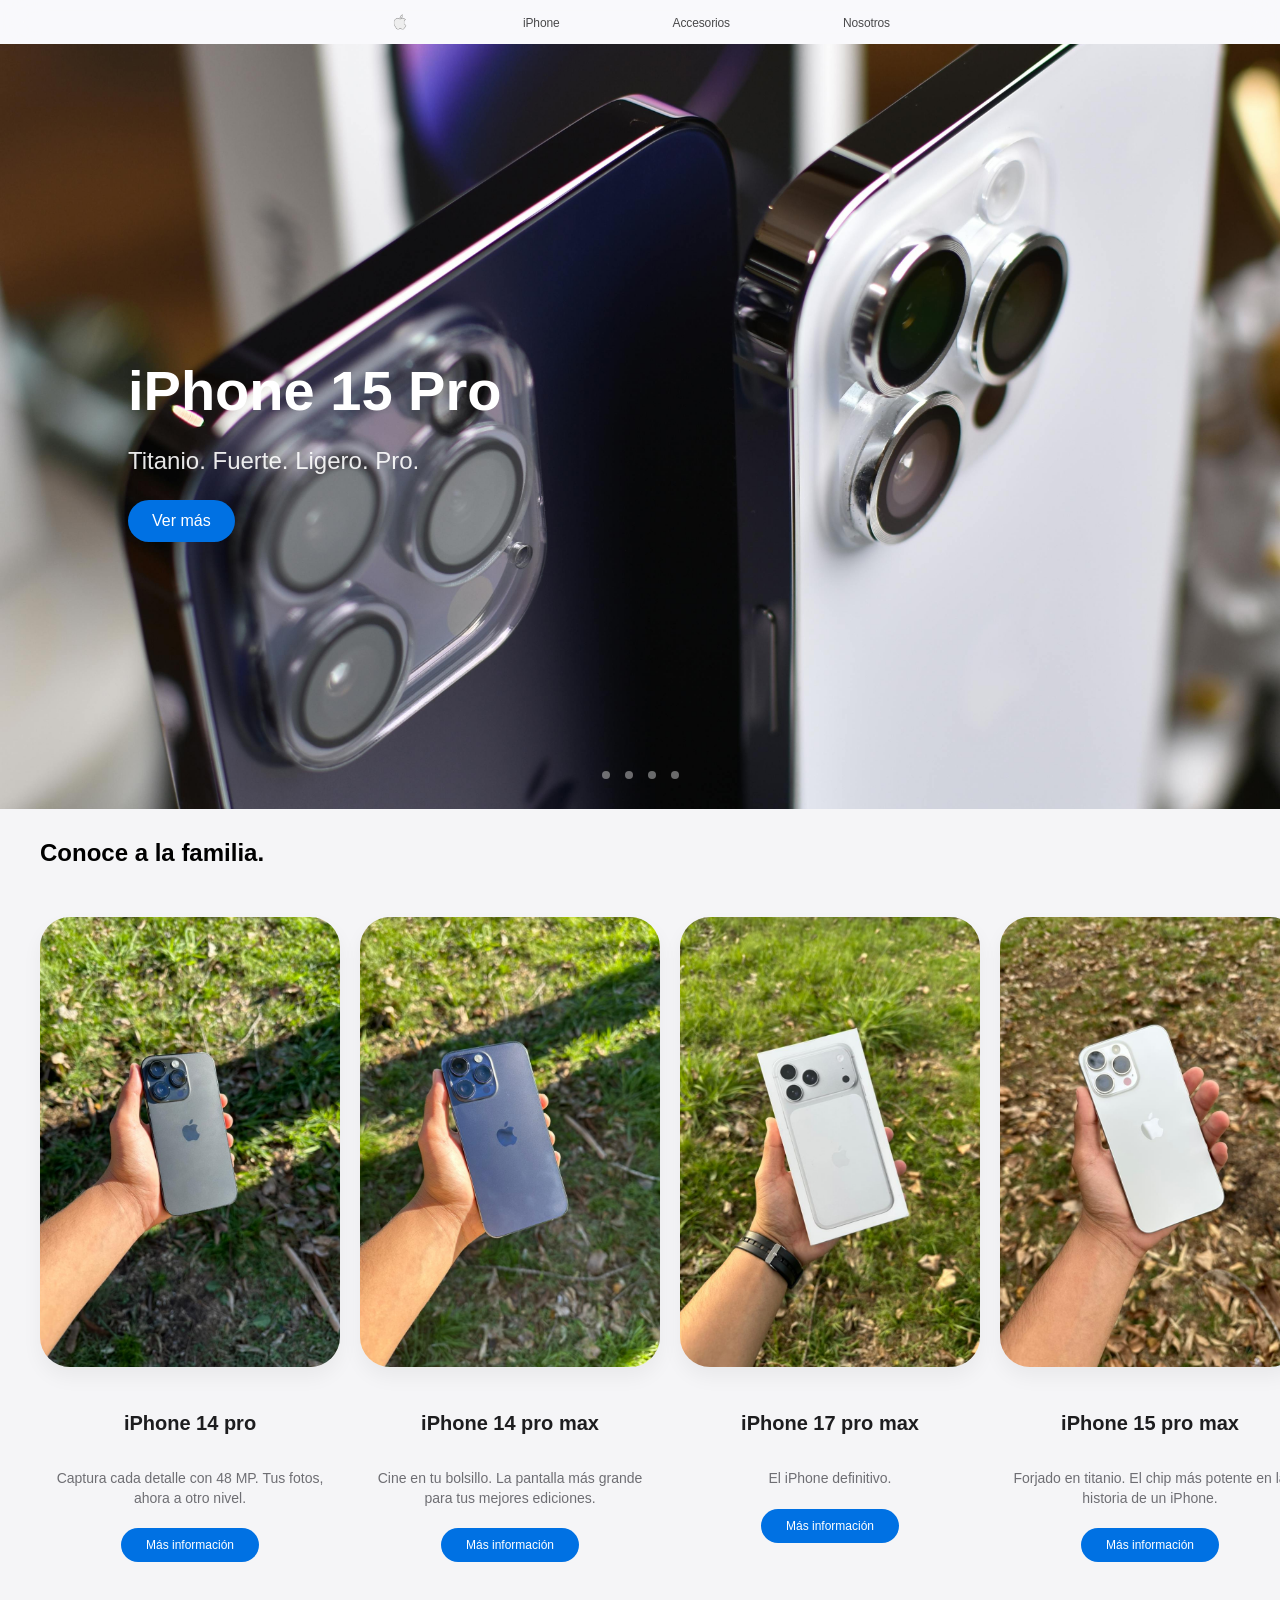
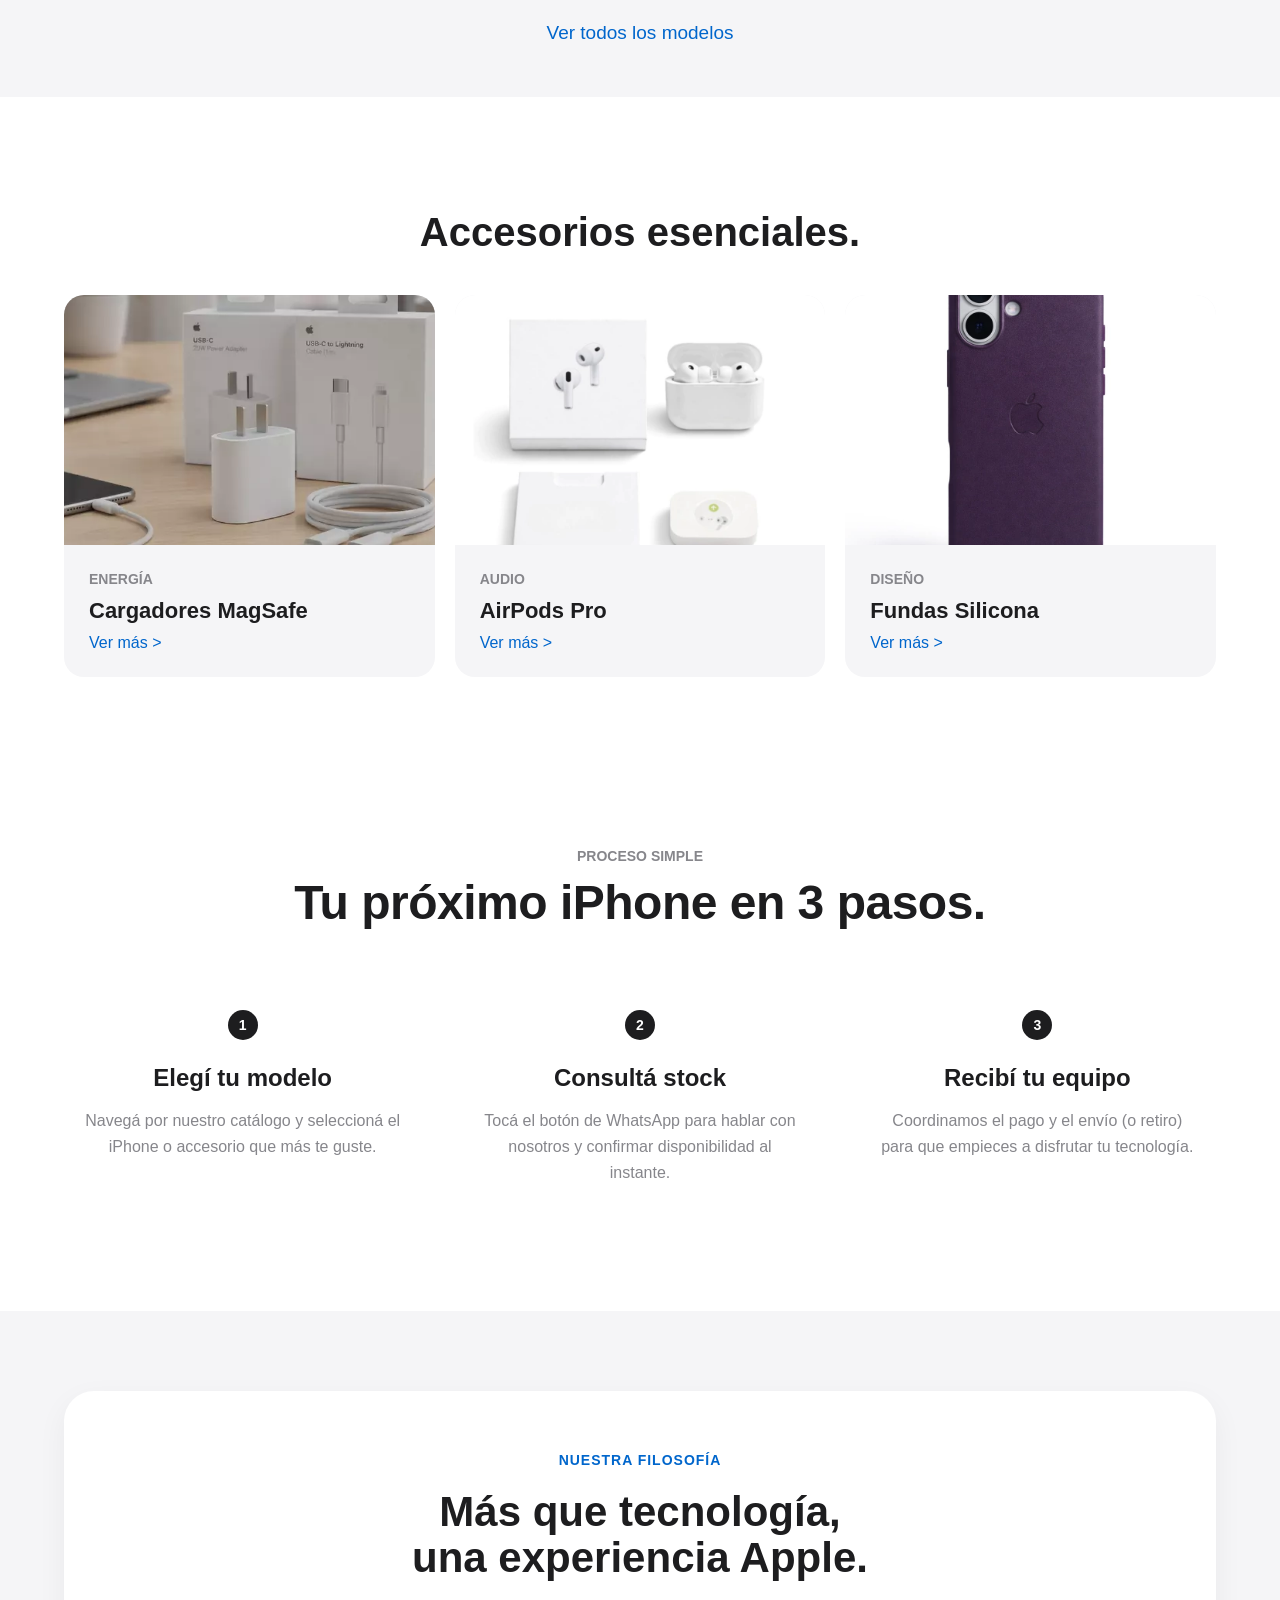
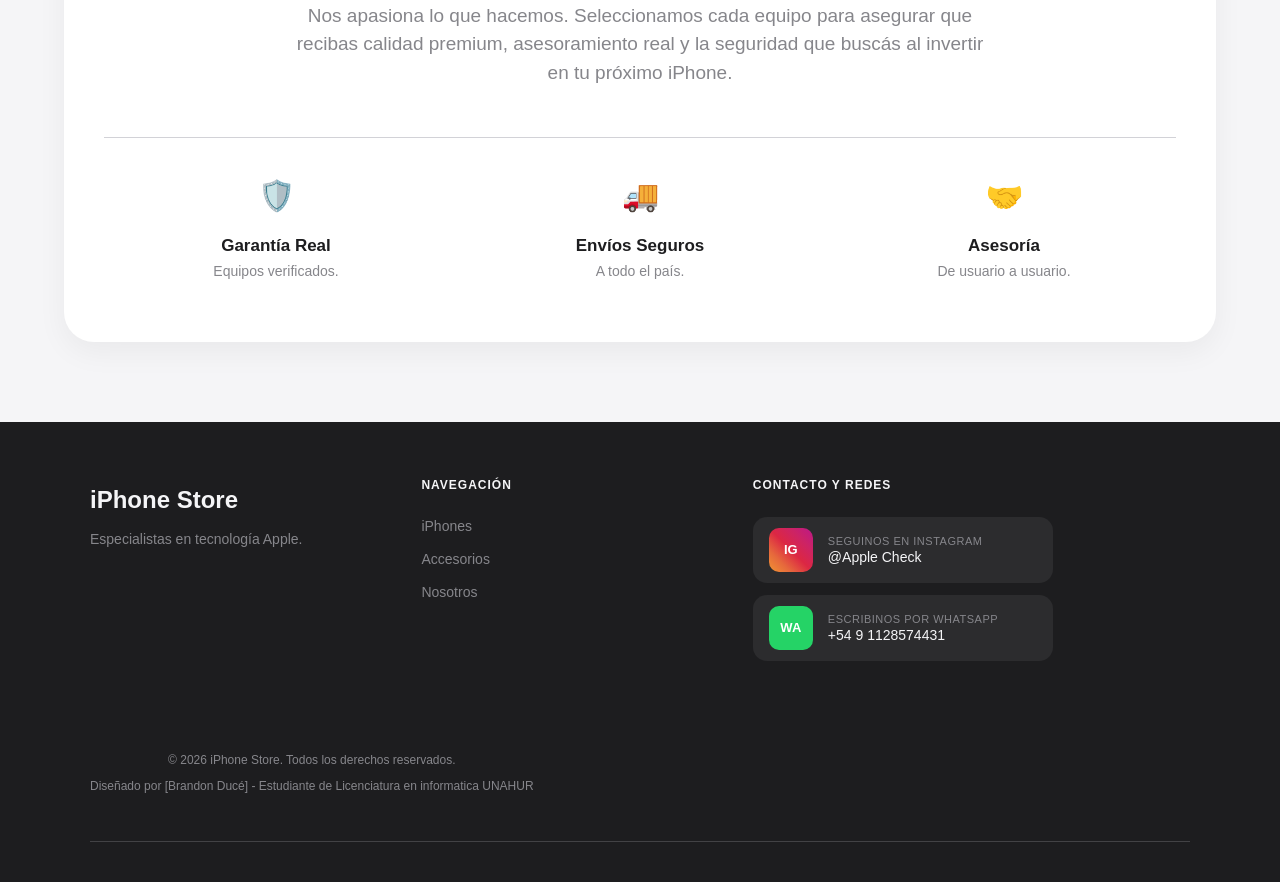
<file: index.html>
<!DOCTYPE html>
<html lang="es">

<head>
    <meta charset="UTF-8">
    <meta name="viewport" content="width=device-width, initial-scale=1.0">
    <title>Applecheck</title>
    <link rel="icon" href="img/iphone-12.png">
    <link rel="stylesheet" href="css/styles.css">
</head>

<body>
    <header>
        <nav class="navbar">
            <ul class="nav-list">
                <li><a href="index.html" class="nav-logo"><img src="img/manzanaBlanca.png" alt="Logo"></a></li>
                <li class="dropdown">
                    <a href="#" class="dropbtn">iPhone</a>
                    <ul class="dropdown-content">
                        <li><a href="catalogo.html">Equipos Nuevos</a></li>
                        <li><a href="catalogo.html#equiposReacondicionados">Reacondicionados</a></li>
                        <li><a href="catalogo.html#ofertas">Ofertas</a></li>
                    </ul>
                </li>
                <li class="dropdown">
                    <a href="#" class="dropbtn">Accesorios</a>
                    <ul class="dropdown-content">
                        <li><a href="accesorios.html#cargadoresId">Cargadores</a></li>
                        <li><a href="accesorios.html#airpodsId">Auriculares</a></li>
                        <li><a href="accesorios.html#fundasId">Fundas</a></li>
                    </ul>
                </li>
                <li><a href="#nosotros-section">Nosotros</a></li>
            </ul>
        </nav>
    </header>
    <main>
        <section class="hero-carousel">
            <div class="carousel-container">
                <div class="slide" id="slide-1">
                    <img src="img/iphoneCarrusel1.jpg" alt="iPhone 15 Pro">
                    <div class="slide-content">
                        <h1>iPhone 15 Pro</h1>
                        <p>Titanio. Fuerte. Ligero. Pro.</p>
                        <a href="catalogo.html#catalogoCelulares" class="btn-primary">Ver más</a>
                    </div>
                </div>

                <div class="slide" id="slide-2">
                    <img src="img/iphoneCarrusel2.jpeg" alt="Promoción">
                    <div class="slide-content">
                        <h1>Pagá en cuotas</h1>
                        <p>Llevatelo hoy y pagalo en 12 meses.</p>
                        <a href="https://wa.me/5491128574431" class="btn-primary">Consultar Cuotas</a>
                    </div>
                </div>

                <div class="slide" id="slide-3">
                    <img src="img/iphoneCarrusel3.jpeg" alt="Stock Real">
                    <div class="slide-content">
                        <h1>Stock físico real</h1>
                        <p>Equipos seleccionados con garantía escrita.</p>
                        <a href="catalogo.html#catalogoCelulares" class="btn-primary">Consultar stock</a>
                    </div>
                </div>

                <div class="slide" id="slide-4">
                    <img src="img/iphoneCarrusel4.jpg" alt="Accesorios">
                    <div class="slide-content">
                        <h1>Completá tu equipo</h1>
                        <p>Fundas, cargadores y accesorios originales.</p>
                        <a href="#accesorios-section" class="btn-primary">Ir a tienda</a>
                    </div>
                </div>
            </div>
            <div class="carousel-dots">
                <a href="#slide-1"></a>
                <a href="#slide-2"></a>
                <a href="#slide-3"></a>
                <a href="#slide-4"></a>
            </div>
        </section>

        <section class="family-section">
            <div class="family-header">
                <h1>Conoce a la familia.</h1>
            </div>

            <div class="family-grid">
                <div class="family-card">
                    <div class="product-image-container">
                        <img src="img/iphone14pro2.jpeg" alt="iPhone 14">
                    </div>
                    <h3>iPhone 14 pro</h3>
                    <p class="product-description">Captura cada detalle con 48 MP. Tus fotos, ahora a otro nivel.</p>
                    <div class="product-actions">
                        <a href="producto.html?id=iphone-14-pro" class="btn-more">Más información</a>
                    </div>
                </div>

                <div class="family-card">
                    <div class="product-image-container">
                        <img src="img/iphone14proMax2.jpeg" alt="iPhone 14proMax">
                    </div>
                    <h3>iPhone 14 pro max</h3>
                    <p class="product-description">Cine en tu bolsillo. La pantalla más grande para tus mejores ediciones.</p>
                    <div class="product-actions">
                        <a href="producto.html?id=iphone-14-pro-max" class="btn-more">Más información</a>
                    </div>
                </div>

                <div class="family-card">
                    <div class="product-image-container">
                        <img src="img/iphone17proMax.jpeg" alt="iPhone 14">
                    </div>
                    <h3>iPhone 17 pro max</h3>
                    <p class="product-description">El iPhone definitivo.</p>
                    <div class="product-actions">
                        <a href="producto.html?id=iphone-17-pro-max" class="btn-more">Más información</a>
                    </div>
                </div>
                <div class="family-card">
                    <div class="product-image-container">
                        <img src="img/iphone15proMax2.jpeg" alt="iPhone 15 pro max">
                    </div>
                    <h3>iPhone 15 pro max</h3>
                    <p class="product-description">Forjado en titanio. El chip más potente en la historia de un iPhone.</p>
                    <div class="product-actions">
                        <a href="producto.html?id=iphone-15-pro-max" class="btn-more">Más información</a>
                    </div>
                </div>
      
            </div>
            <div class="view-all-container">
                <a href="catalogo.html" class="btn-view-all">Ver todos los modelos</a>
            </div>
        </section>
        <section id="accesorios-section" class="accesorios-compact">
            <div class="accesorios-header">
                <h2>Accesorios esenciales.</h2>
            </div>

            <div class="accesorios-grid">
                <div id="cargadores-anchor" class="card-small">
                    <div class="card-small-image">
                        <img src="img/cargadoresIphone.webp" alt="Cargadores">
                    </div>
                    <div class="card-small-content">
                        <span class="category-label">Energía</span>
                        <h3>Cargadores MagSafe</h3>
                        <a href="accesorios.html#cargadoresId" class="link-blue">Ver más ></a>
                    </div>
                </div>

                <div id="auriculares-anchor" class="card-small">
                    <div class="card-small-image">
                        <img src="img/airpods.webp" alt="AirPods">
                    </div>
                    <div class="card-small-content">
                        <span class="category-label">Audio</span>
                        <h3>AirPods Pro</h3>
                        <a href="accesorios.html#airpodsId" class="link-blue">Ver más ></a>
                    </div>
                </div>

                <div id="fundas-anchor" class="card-small">
                    <div class="card-small-image">
                        <img src="img/fundaVioleta.webp" alt="Fundas">
                    </div>
                    <div class="card-small-content">
                        <span class="category-label">Diseño</span>
                        <h3>Fundas Silicona</h3>
                        <a href="accesorios.html#fundasId" class="link-blue">Ver más ></a>
                    </div>
                </div>
            </div>
        </section>
        <section id="como-comprar" class="steps-section">
            <div class="steps-header">
                <span class="category-label">Proceso simple</span>
                <h2>Tu próximo iPhone en 3 pasos.</h2>
            </div>

            <div class="steps-grid">
                <div class="step-card">
                    <div class="step-number">1</div>
                    <h3>Elegí tu modelo</h3>
                    <p>Navegá por nuestro catálogo y seleccioná el iPhone o accesorio que más te guste.</p>
                </div>

                <div class="step-card">
                    <div class="step-number">2</div>
                    <h3>Consultá stock</h3>
                    <p>Tocá el botón de WhatsApp para hablar con nosotros y confirmar disponibilidad al instante.</p>
                </div>

                <div class="step-card">
                    <div class="step-number">3</div>
                    <h3>Recibí tu equipo</h3>
                    <p>Coordinamos el pago y el envío (o retiro) para que empieces a disfrutar tu tecnología.</p>
                </div>
            </div>
        </section>
        <section id="nosotros-section" class="nosotros-container">
            <div class="nosotros-card">
                <div class="nosotros-content">
                    <span class="nosotros-label">Nuestra Filosofía</span>
                    <h2>Más que tecnología, <br>una experiencia Apple.</h2>
                    <p>
                        Nos apasiona lo que hacemos. Seleccionamos cada equipo para asegurar
                        que recibas calidad premium, asesoramiento real y la seguridad que buscás
                        al invertir en tu próximo iPhone.
                    </p>

                    <div class="nosotros-features">
                        <div class="feature">
                            <span class="feature-icon">🛡️</span>
                            <h4>Garantía Real</h4>
                            <p>Equipos verificados.</p>
                        </div>
                        <div class="feature">
                            <span class="feature-icon">🚚</span>
                            <h4>Envíos Seguros</h4>
                            <p>A todo el país.</p>
                        </div>
                        <div class="feature">
                            <span class="feature-icon">🤝</span>
                            <h4>Asesoría</h4>
                            <p>De usuario a usuario.</p>
                        </div>
                    </div>
                </div>
            </div>
        </section>
    </main>
    <footer class="main-footer">
        <div class="footer-container">
            <div class="footer-top">
                <div class="footer-brand">
                    <h3>iPhone Store</h3>
                    <p>Especialistas en tecnología Apple.</p>
                </div>

                <div class="footer-links">
                    <h4>Navegación</h4>
                    <ul>
                        <li><a href="#">iPhones</a></li>
                        <li><a href="#accesorios-section">Accesorios</a></li>
                        <li><a href="#nosotros-section">Nosotros</a></li>
                    </ul>
                </div>

                <div class="footer-social">
                    <h4>Contacto y Redes</h4>
                    <div class="social-wrapper">

                        <a href="https://instagram.com/applecheck__" target="_blank" class="social-item">
                            <div class="social-icon-box">IG</div>
                            <div class="social-text">
                                <span>Seguinos en Instagram</span>
                                <strong>@Apple Check</strong>
                            </div>
                        </a>

                        <a href="https://wa.me/5491128574431" target="_blank" class="social-item">
                            <div class="social-icon-box">WA</div>
                            <div class="social-text">
                                <span>Escribinos por WhatsApp</span>
                                <strong>+54 9 1128574431</strong>
                            </div>
                        </a>

                    </div>
                </div>

                <div class="footer-bottom">
                    <p>&copy; 2026 iPhone Store. Todos los derechos reservados.</p>
                    <p>Diseñado por [Brandon Ducé] - Estudiante de Licenciatura en informatica UNAHUR</p>
                </div>
            </div>
        </div>
    </footer>

    <script src="app.js"></script>

</body>

</html>
</file>
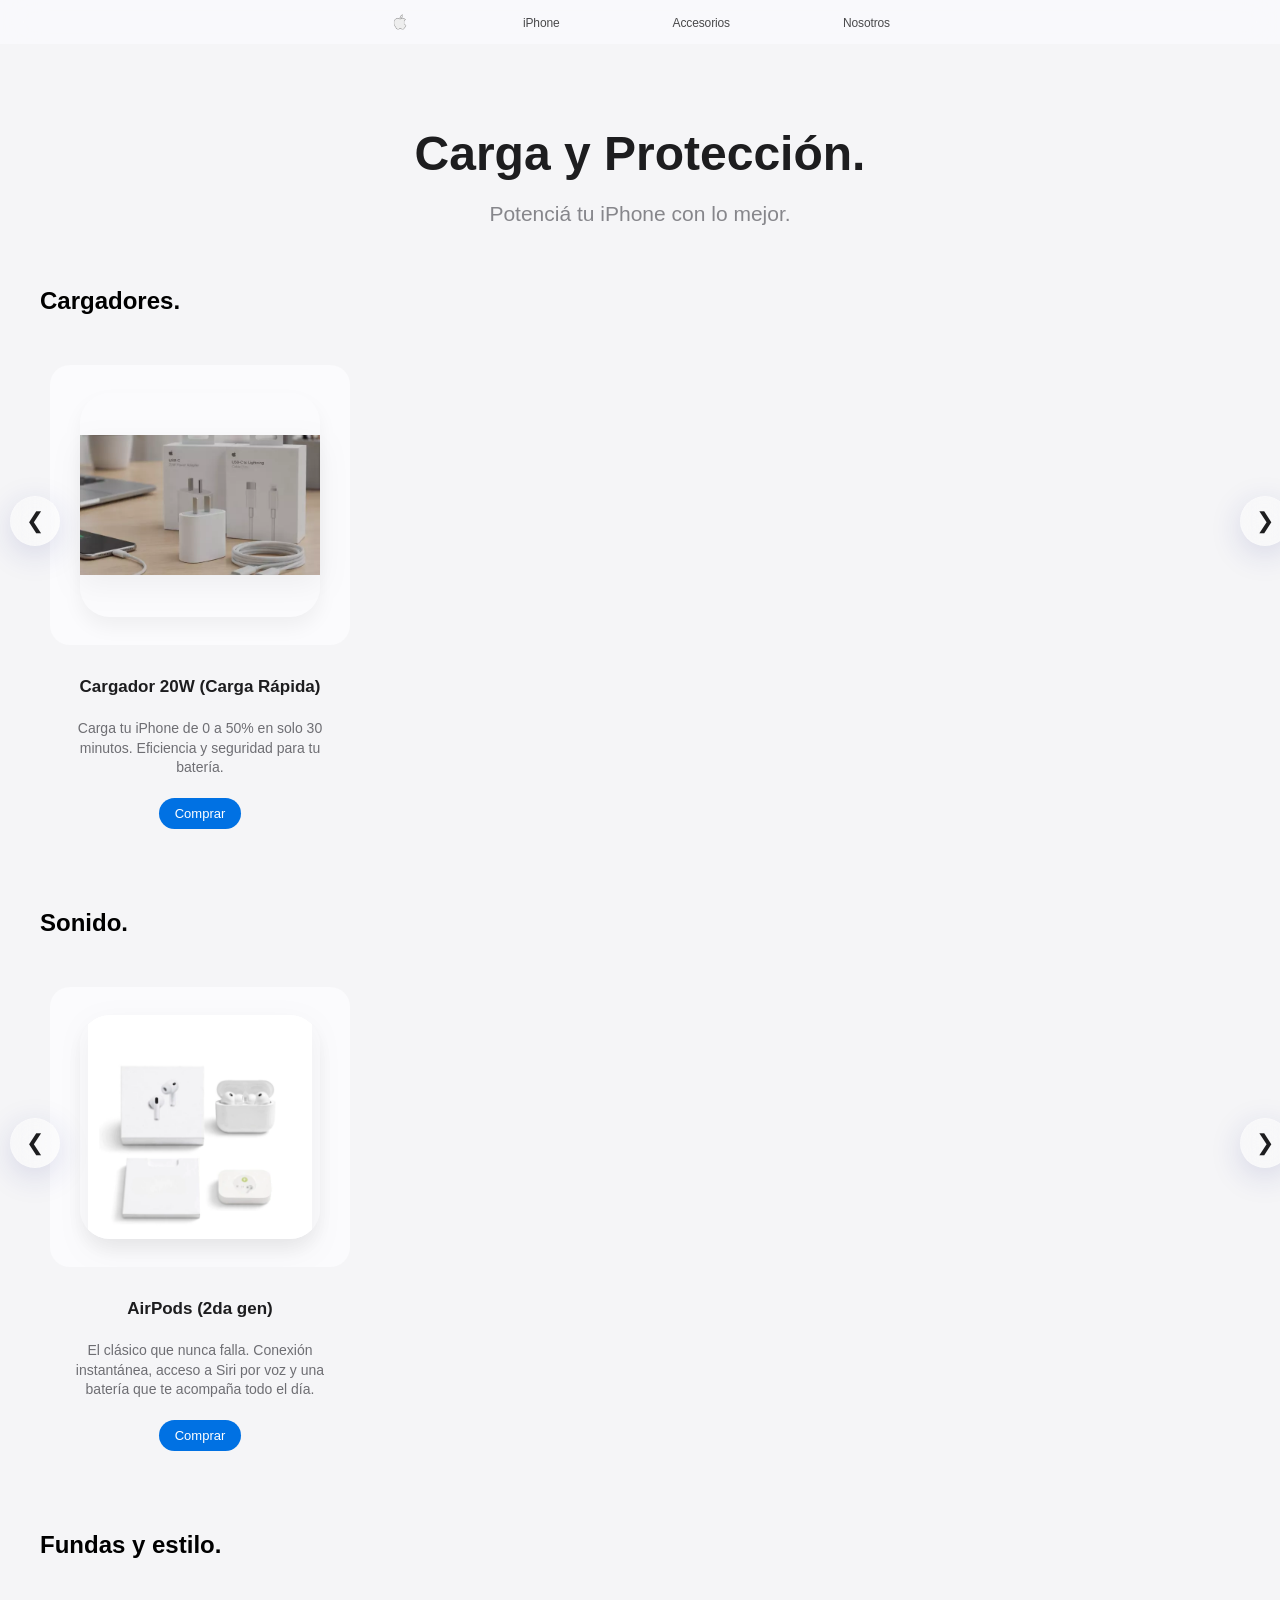
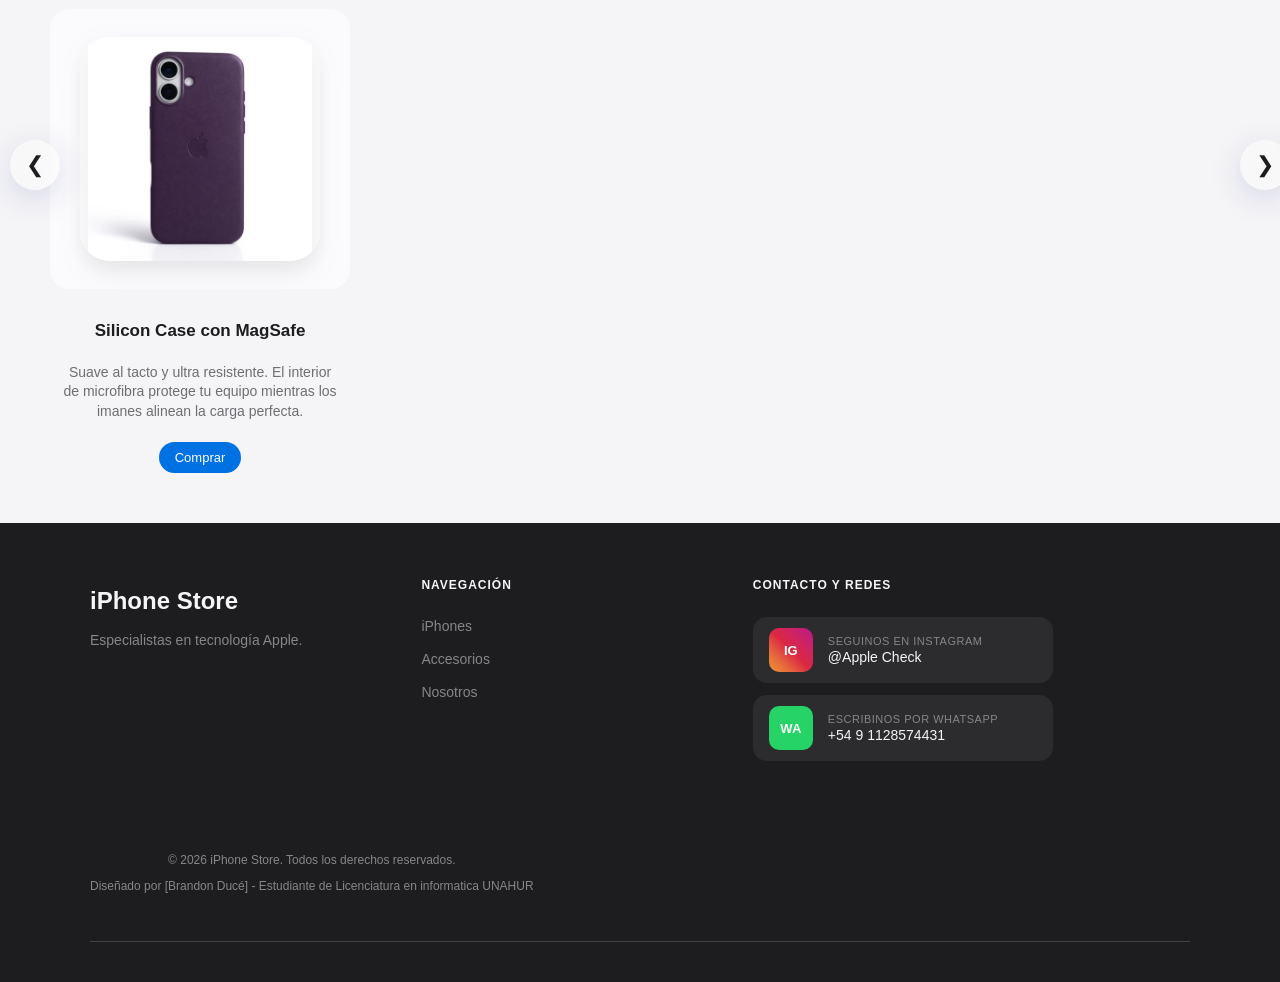
<file: accesorios.html>
<!DOCTYPE html>
<html lang="es">

<head>
    <meta charset="UTF-8">
    <meta name="viewport" content="width=device-width, initial-scale=1.0">
    <title>Applecheck</title>
    <link rel="icon" href="img/iphone-12.png">
    <link rel="stylesheet" href="css/styles.css">
</head>

<body>
    <header>
        <nav class="navbar">
            <ul class="nav-list">
                <li><a href="index.html" class="nav-logo"><img src="img/manzanaBlanca.png" alt="Logo"></a></li>
                <li class="dropdown">
                    <a href="#" class="dropbtn">iPhone</a>
                    <ul class="dropdown-content">
                        <li><a href="catalogo.html">Equipos Nuevos</a></li>
                        <li><a href="catalogo.html#equiposReacondicionados">Reacondicionados</a></li>
                        <li><a href="catalogo.html#ofertas">Ofertas</a></li>
                    </ul>
                </li>
                <li class="dropdown">
                    <a href="#" class="dropbtn">Accesorios</a>
                    <ul class="dropdown-content">
                        <li><a href="#cargadoresId">Cargadores</a></li>
                        <li><a href="#airpodsId">Auriculares</a></li>
                        <li><a href="#fundasId">Fundas</a></li>
                    </ul>
                </li>
                <li><a href="index.html#nosotros-section">Nosotros</a></li>
            </ul>
        </nav>
    </header>

<main id="catalogoCelulares" class="catalogo-main">
      <header class="catalogo-header">
        <h1>Carga y Protección.</h1>
        <p>Potenciá tu iPhone con lo mejor.</p>
      </header>

      <!-- SECCIÓN: CARGADORES -->
      <section id="tarjetaAccesorios" class="family-section">
        <div class="family-header">
          <h1>Cargadores.</h1>
        </div>
        <div class="carousel-wrapper">
          <button class="nav-btn prev-btn" onclick="scrollGrilla(this, -1)">
            &#10094;
          </button>
          <div class="family-grid" id="cargadoresId">
            <div class="family-card">
              <div class="product-image-container">
                <img src="img/cargadoresIphone.webp" alt="Cargadores" />
              </div>
              <h3>Cargador 20W (Carga Rápida)</h3>
              <p class="product-description">
                Carga tu iPhone de 0 a 50% en solo 30 minutos. Eficiencia y seguridad para tu batería.
              </p>
              <div class="product-actions">
                <a href="#" class="btn-more">Comprar</a>
              </div>
            </div>
          </div>
          <button class="nav-btn next-btn" onclick="scrollGrilla(this, 1)">
            &#10095;
          </button>
        </div>
      </section>

      <!-- SECCIÓN: AIRPODS -->
      <section id="tarjetaAccesorios" class="family-section">
        <div class="family-header">
          <h1>Sonido.</h1>
        </div>
        <div class="carousel-wrapper">
          <button class="nav-btn prev-btn" onclick="scrollGrilla(this, -1)">
            &#10094;
          </button>
          <div class="family-grid" id="airpodsId">
            <div class="family-card">
              <div class="product-image-container">
                <img src="img/airpods.webp" alt="airpods" />
              </div>
              <h3>AirPods (2da gen)</h3>
              <p class="product-description">
                El clásico que nunca falla. Conexión instantánea, acceso a Siri por voz y una batería que te acompaña todo el día.
              </p>
              <div class="product-actions">
                <a href="#" class="btn-more">Comprar</a>
              </div>
            </div>
          </div>
          <button class="nav-btn next-btn" onclick="scrollGrilla(this, 1)">
            &#10095;
          </button>
        </div>
      </section>

      <!-- SECCIÓN: FUNDAS -->
      <section id="tarjetaAccesorios" class="family-section">
        <div class="family-header">
          <h1>Fundas y estilo.</h1>
        </div>
        <div class="carousel-wrapper">
          <button class="nav-btn prev-btn" onclick="scrollGrilla(this, -1)">
            &#10094;
          </button>
          <div class="family-grid" id="fundasId">
            <div class="family-card">
              <div class="product-image-container">
                <img src="img/fundaVioleta.webp" alt="airpods" />
              </div>
              <h3>Silicon Case con MagSafe</h3>
              <p class="product-description">
                Suave al tacto y ultra resistente. El interior de microfibra protege tu equipo mientras los imanes alinean la carga perfecta.
              </p>
              <div class="product-actions">
                <a href="#" class="btn-more">Comprar</a>
              </div>
            </div>
          </div>
          <button class="nav-btn next-btn" onclick="scrollGrilla(this, 1)">
            &#10095;
          </button>
        </div>
      </section>
    </main>

    <footer class="main-footer">
        <div class="footer-container">
            <div class="footer-top">
                <div class="footer-brand">
                    <h3>iPhone Store</h3>
                    <p>Especialistas en tecnología Apple.</p>
                </div>

                <div class="footer-links">
                    <h4>Navegación</h4>
                    <ul>
                        <li><a href="index.html#iphone-products">iPhones</a></li>
                        <li><a href="index.html#accesorios-section">Accesorios</a></li>
                        <li><a href="index.html#nosotros-section">Nosotros</a></li>
                    </ul>
                </div>

                <div class="footer-social">
                    <h4>Contacto y Redes</h4>
                    <div class="social-wrapper">

                        <a href="https://instagram.com/applecheck__" target="_blank" class="social-item">
                            <div class="social-icon-box">IG</div>
                            <div class="social-text">
                                <span>Seguinos en Instagram</span>
                                <strong>@Apple Check</strong>
                            </div>
                        </a>

                        <a href="https://wa.me/5491128574431" target="_blank" class="social-item">
                            <div class="social-icon-box">WA</div>
                            <div class="social-text">
                                <span>Escribinos por WhatsApp</span>
                                <strong>+54 9 1128574431</strong>
                            </div>
                        </a>

                    </div>
                </div>

                <div class="footer-bottom">
                    <p>&copy; 2026 iPhone Store. Todos los derechos reservados.</p>
                    <p>Diseñado por [Brandon Ducé] - Estudiante de Licenciatura en informatica UNAHUR</p>
                </div>
            </div>
        </div>
    </footer>

    <script src="app.js"></script>
</body>
</html>
</file>
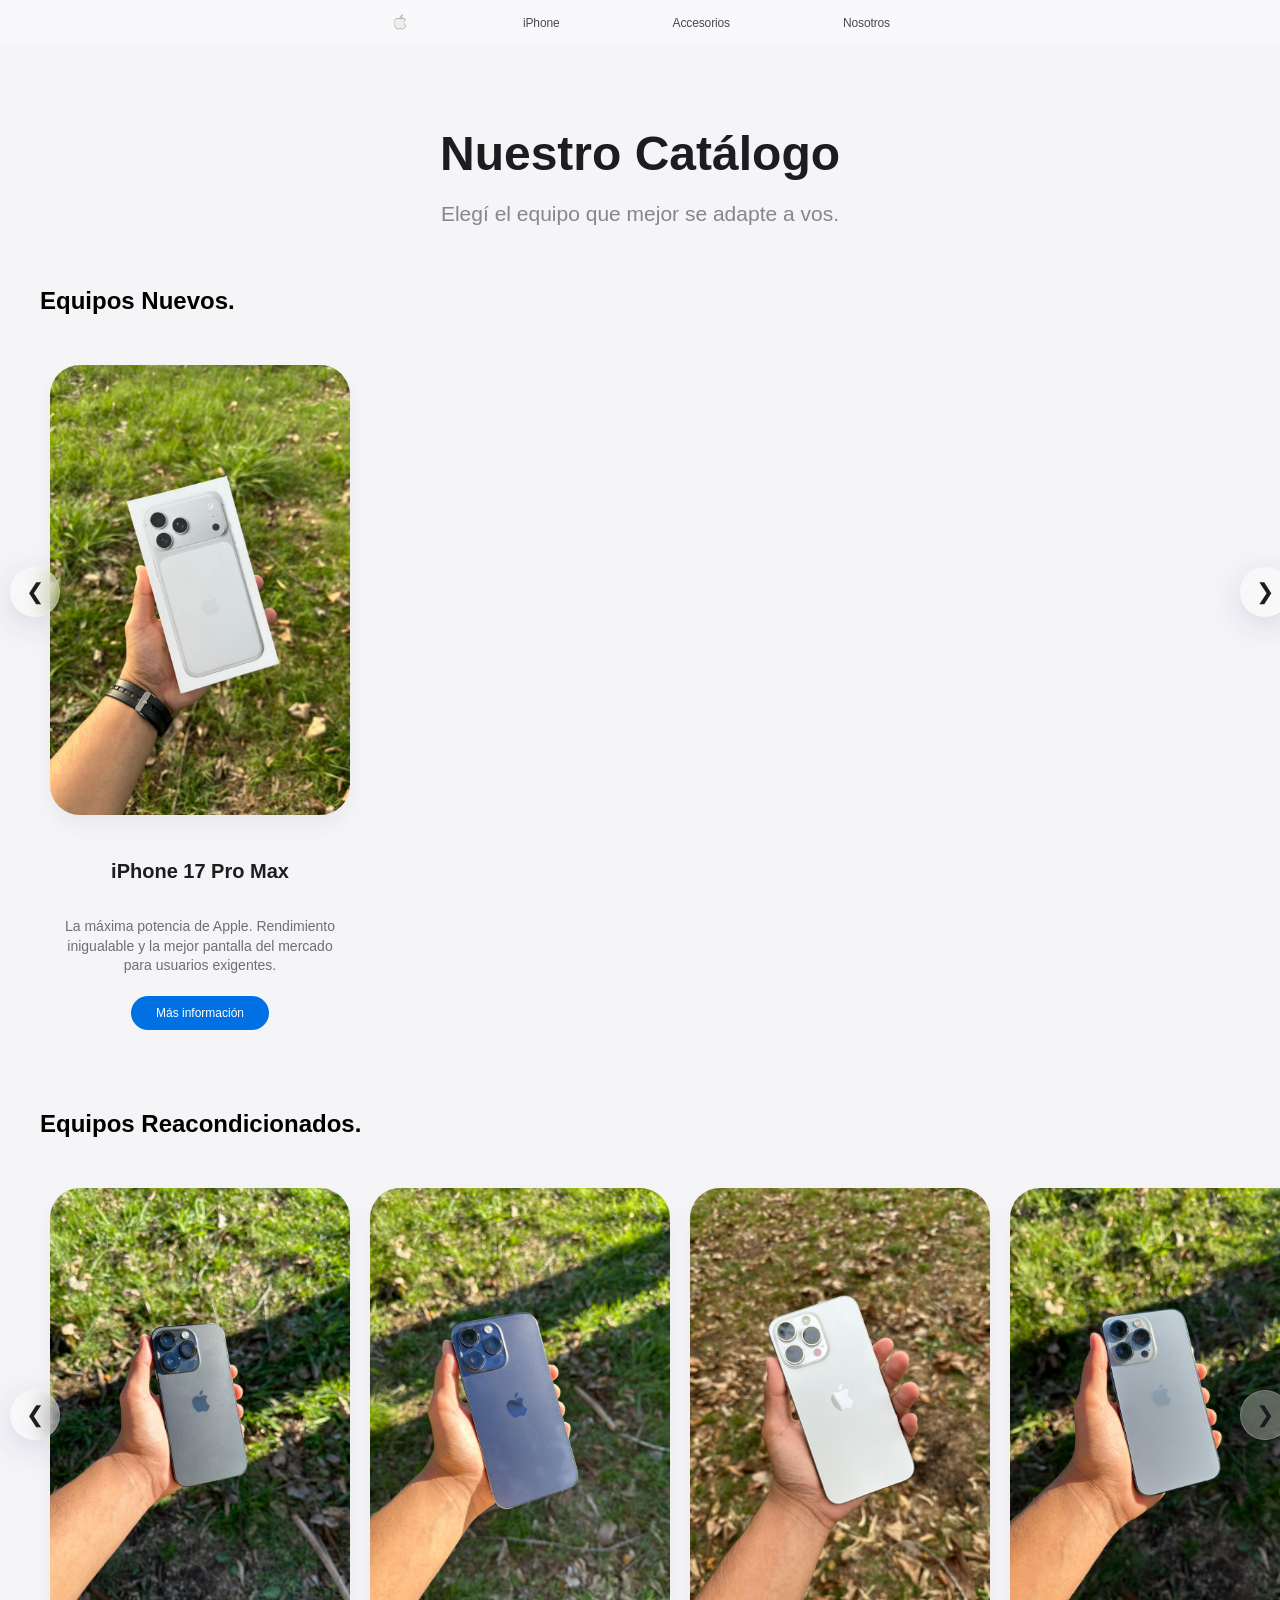
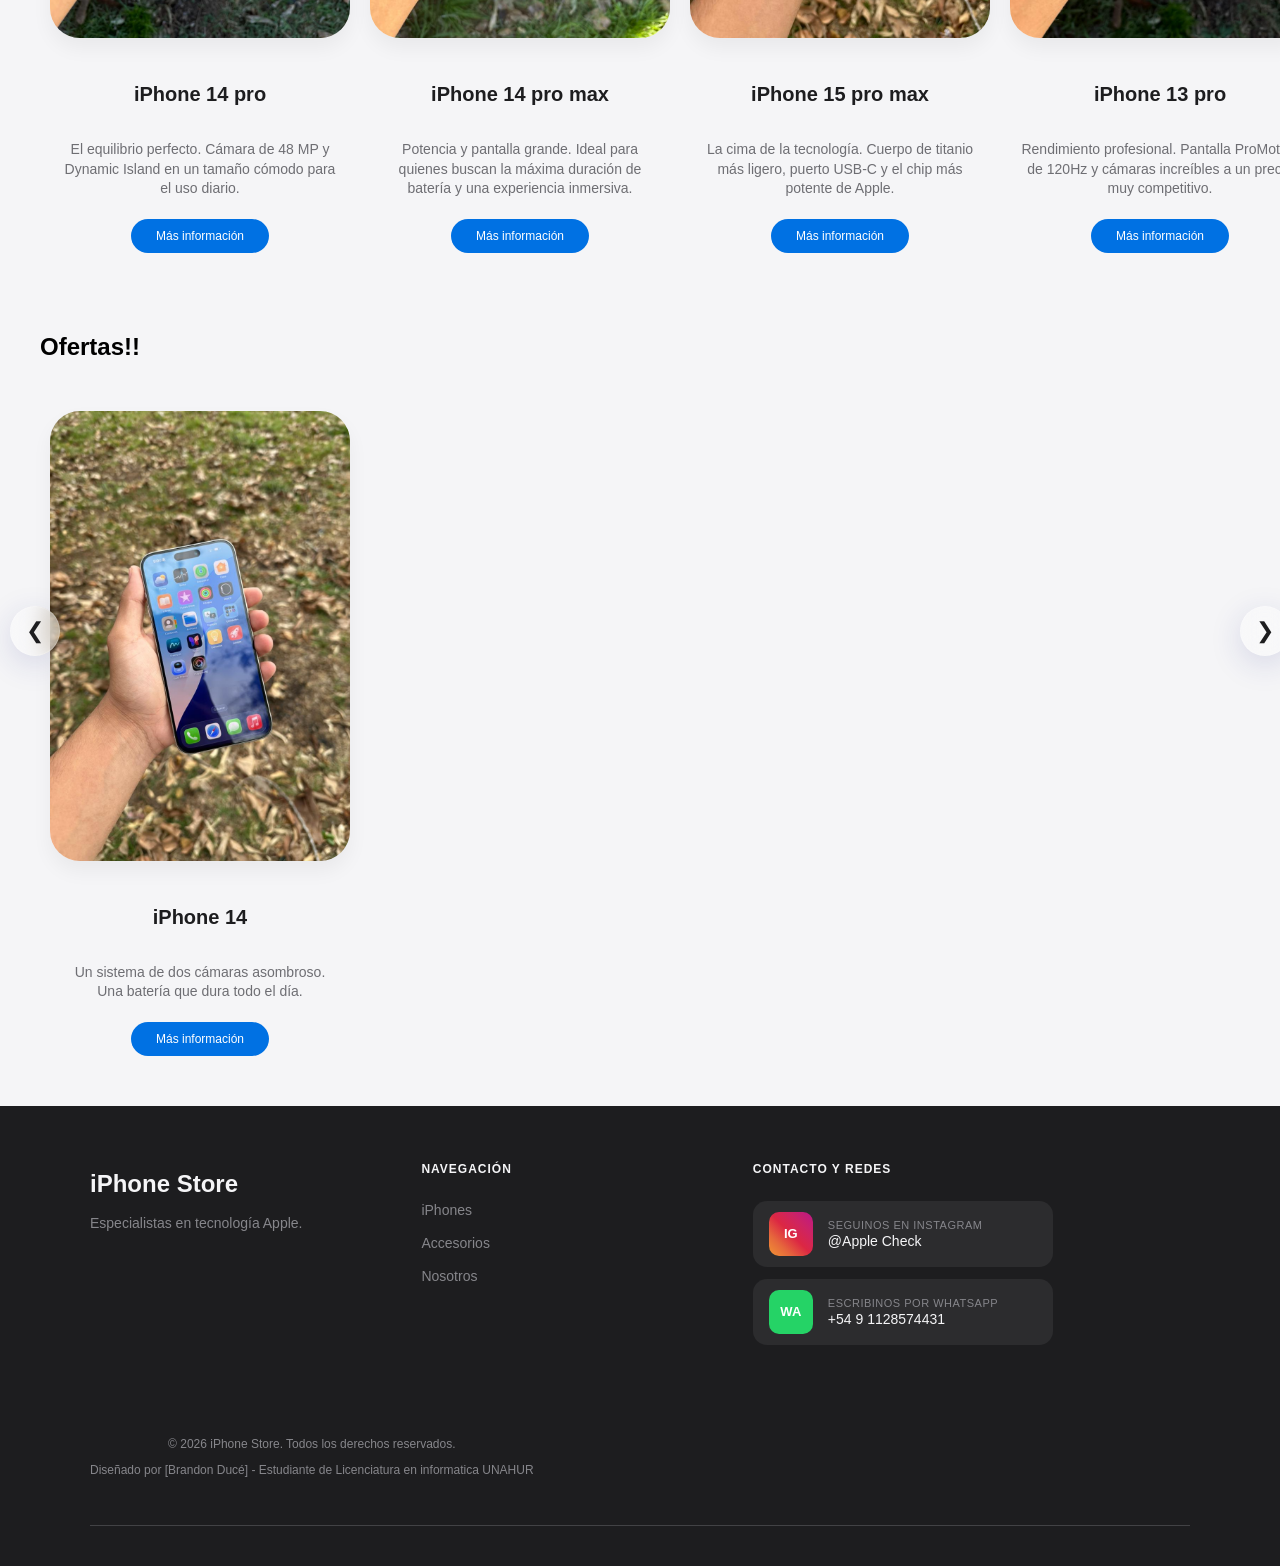
<file: catalogo.html>
<!doctype html>
<html lang="es">
  
  <head>
    <meta charset="UTF-8">
    <meta name="viewport" content="width=device-width, initial-scale=1.0">
    <title>Applecheck</title>
    <link rel="icon" href="img/iphone-12.png">
    <link rel="stylesheet" href="css/styles.css">
  </head>

  <body>
    <header>
      <nav class="navbar">
        <ul class="nav-list">
          <li>
            <a href="index.html" class="nav-logo"
              ><img src="img/manzanaBlanca.png" alt="Logo"
            /></a>
          </li>
          <li class="dropdown">
            <a href="#" class="dropbtn">iPhone</a>
            <ul class="dropdown-content">
              <li><a href="catalogo.html">Equipos Nuevos</a></li>
              <li><a href="#equiposReacondicionados">Reacondicionados</a></li>
              <li><a href="#ofertas">Ofertas</a></li>
            </ul>
          </li>
          <li class="dropdown">
            <a href="#" class="dropbtn">Accesorios</a>
            <ul class="dropdown-content">
              <li><a href="accesorios.html#cargadoresId">Cargadores</a></li>
              <li><a href="accesorios.html#airpodsId">Auriculares</a></li>
              <li><a href="accesorios.html#fundasId">Fundas</a></li>
            </ul>
          </li>

          <li><a href="index.html#nosotros-section">Nosotros</a></li>
        </ul>
      </nav>
    </header>

    <main id="catalogoCelulares" class="catalogo-main">
      <header class="catalogo-header">
        <h1>Nuestro Catálogo</h1>
        <p>Elegí el equipo que mejor se adapte a vos.</p>
      </header>

      <!-- SECCIÓN: EQUIPOS NUEVOS -->
      <section class="family-section">
        <div class="family-header">
          <h1>Equipos Nuevos.</h1>
        </div>
        <div class="carousel-wrapper">
          <button class="nav-btn prev-btn" onclick="scrollGrilla(this, -1)">
            &#10094;
          </button>
          <div class="family-grid" id="grid-nuevos">
            <div class="family-card">
              <div class="product-image-container">
                <img src="img/iphone17proMax.jpeg" alt="iPhone 17 Pro Max" />
              </div>
              <h3>iPhone 17 Pro Max</h3>
              <p class="product-description">
                La máxima potencia de Apple. Rendimiento inigualable y la mejor pantalla del mercado para usuarios exigentes.
              </p>
              <div class="product-actions">
                <a href="producto.html?id=iphone-17-pro-max" class="btn-more">Más información</a>
              </div>
            </div>
          </div>
          <button class="nav-btn next-btn" onclick="scrollGrilla(this, 1)">
            &#10095;
          </button>
        </div>
      </section>

      <!-- SECCIÓN: REACONDICIONADOS -->
      <section id="equiposReacondicionados" class="family-section">
        <div class="family-header">
          <h1>Equipos Reacondicionados.</h1>
        </div>
        <div class="carousel-wrapper">
          <button class="nav-btn prev-btn" onclick="scrollGrilla(this, -1)">
            &#10094;
          </button>
          <div class="family-grid" id="grid-reacondicionados">
            <div class="family-card">
              <div class="product-image-container">
                <img src="img/iphone14pro2.jpeg" alt="iPhone 14 pro" />
              </div>
              <h3>iPhone 14 pro</h3>
              <p class="product-description">
                El equilibrio perfecto. Cámara de 48 MP y Dynamic Island en un tamaño cómodo para el uso diario.
              </p>
              <div class="product-actions">
                <a href="producto.html?id=iphone-14-pro" class="btn-more">Más información</a>
              </div>
            </div>

            <div class="family-card">
              <div class="product-image-container">
                <img src="img/iphone14proMax2.jpeg" alt="iPhone 14 pro max" />
              </div>
              <h3>iPhone 14 pro max</h3>
              <p class="product-description">
                Potencia y pantalla grande. Ideal para quienes buscan la máxima duración de batería y una experiencia inmersiva.
              </p>
              <div class="product-actions">
                <a href="producto.html?id=iphone-14-pro-max" class="btn-more">Más información</a>
              </div>
            </div>

            <div class="family-card">
              <div class="product-image-container">
                <img src="img/iphone15proMax2.jpeg" alt="iPhone 15 pro max" />
              </div>
              <h3>iPhone 15 pro max</h3>
              <p class="product-description">
                La cima de la tecnología. Cuerpo de titanio más ligero, puerto USB-C y el chip más potente de Apple.
              </p>
              <div class="product-actions">
                <a href="producto.html?id=iphone-15-pro-max" class="btn-more">Más información</a>
              </div>
            </div>

            <div class="family-card">
              <div class="product-image-container">
                <img src="img/iphone13pro2.jpeg" alt="iPhone 13 pro" />
              </div>
              <h3>iPhone 13 pro</h3>
              <p class="product-description">
                Rendimiento profesional. Pantalla ProMotion de 120Hz y cámaras increíbles a un precio muy competitivo.
              </p>
              <div class="product-actions">
                <a href="producto.html?id=iphone-13-pro" class="btn-more">Más información</a>
              </div>
            </div>

            <div class="family-card">
              <div class="product-image-container">
                <img src="img/iphone14-2.jpeg" alt="iPhone 14" />
              </div>
              <h3>iPhone 14</h3>
              <p class="product-description">
                Fiabilidad total. Un equipo potente, con gran autonomía y la calidad de siempre para el día a día.
              </p>
              <div class="product-actions">
                <a href="producto.html?id=iphone-14" class="btn-more">Más información</a>
              </div>
            </div>
          </div>
          <button class="nav-btn next-btn" onclick="scrollGrilla(this, 1)">
            &#10095;
          </button>
        </div>
      </section>

      <!-- SECCIÓN: OFERTAS -->
      <section id="ofertas" class="family-section">
        <div class="family-header">
          <h1>Ofertas!!</h1>
        </div>
        <div class="carousel-wrapper">
          <button class="nav-btn prev-btn" onclick="scrollGrilla(this, -1)">
            &#10094;
          </button>
          <div class="family-grid" id="grid-clasicos">
            <div class="family-card">
              <div class="product-image-container">
                <img src="img/iphone15proMax1.jpeg" alt="iPhone 14" />
              </div>
              <h3>iPhone 14</h3>
              <p class="product-description">
                Un sistema de dos cámaras asombroso. Una batería que dura todo
                el día.
              </p>
              <div class="product-actions">
                <a href="#" class="btn-more">Más información</a>
              </div>
            </div>
          </div>
          <button class="nav-btn next-btn" onclick="scrollGrilla(this, 1)">
            &#10095;
          </button>
        </div>
      </section>
    </main>

    <footer class="main-footer">
      <div class="footer-container">
        <div class="footer-top">
          <div class="footer-brand">
            <h3>iPhone Store</h3>
            <p>Especialistas en tecnología Apple.</p>
          </div>

          <div class="footer-links">
            <h4>Navegación</h4>
            <ul>
              <li><a href="index.html#iphone-products">iPhones</a></li>
              <li><a href="index.html#accesorios-section">Accesorios</a></li>
              <li><a href="index.html#nosotros-section">Nosotros</a></li>
            </ul>
          </div>

          <div class="footer-social">
            <h4>Contacto y Redes</h4>
            <div class="social-wrapper">
              <a
                href="https://instagram.com/applecheck__"
                target="_blank"
                class="social-item"
              >
                <div class="social-icon-box">IG</div>
                <div class="social-text">
                  <span>Seguinos en Instagram</span>
                  <strong>@Apple Check</strong>
                </div>
              </a>

              <a
                href="https://wa.me/5491128574431"
                target="_blank"
                class="social-item"
              >
                <div class="social-icon-box">WA</div>
                <div class="social-text">
                  <span>Escribinos por WhatsApp</span>
                  <strong>+54 9 1128574431</strong>
                </div>
              </a>
            </div>
          </div>

          <div class="footer-bottom">
            <p>&copy; 2026 iPhone Store. Todos los derechos reservados.</p>
            <p>
              Diseñado por [Brandon Ducé] - Estudiante de Licenciatura en
              informatica UNAHUR
            </p>
          </div>
        </div>
      </div>
    </footer>
    <script src="app.js"></script>
  </body>
</html>
</file>
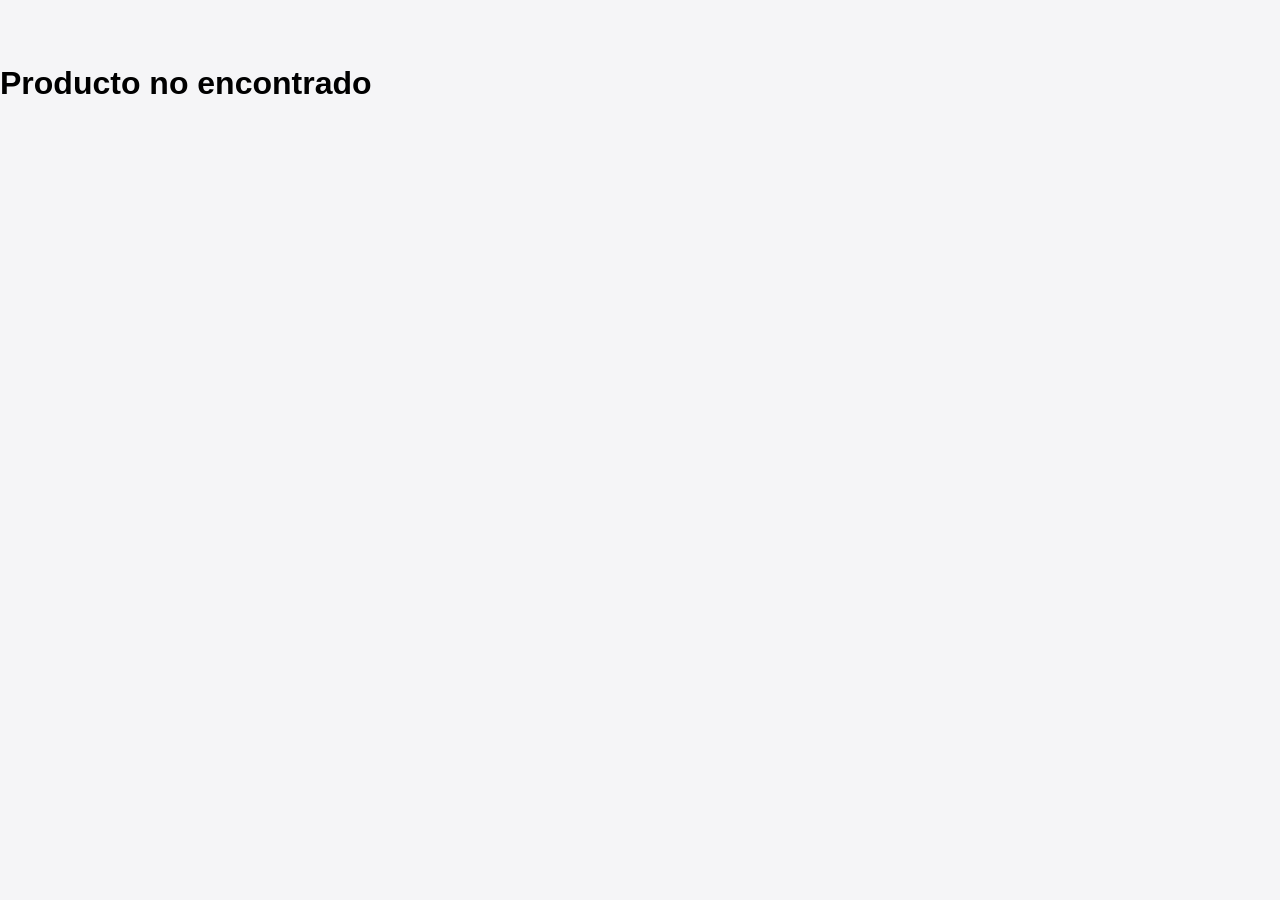
<file: producto.html>
<!DOCTYPE html>
<html lang="es">
<head>
    <meta charset="UTF-8">
    <meta name="viewport" content="width=device-width, initial-scale=1.0">
    <title>Applecheck</title>
    <link rel="icon" href="img/iphone-12.png">
    <link rel="stylesheet" href="css/styles.css">

    <style>
        /* Estilos rápidos para que se vea pro */
        .detalle-container {
            display: flex;
            gap: 50px;
            padding: 50px;
            max-width: 1200px;
            margin: auto;
            align-items: center;
        }
        .foto-grande img {
            max-width: 450px;
            border-radius: 20px;
        }
        .info-texto h1 { font-size: 40px; margin-bottom: 10px; }
        .precio { font-size: 28px; color: #0071e3; font-weight: 600; }
        .btn-comprar {
            display: inline-block;
            background: #0071e3;
            color: white;
            padding: 15px 30px;
            border-radius: 30px;
            text-decoration: none;
            margin-top: 20px;
            font-weight: 600;
        }
    </style>
</head>
<body>
    <header>
        <nav class="navbar">
            <ul class="nav-list">
                <li><a href="index.html" class="nav-logo"><img src="img/manzanaBlanca.png" alt="Logo"></a></li>
                <li class="dropdown">
                    <a href="#" class="dropbtn">iPhone</a>
                    <ul class="dropdown-content">
                        <li><a href="catalogo.html">Equipos Nuevos</a></li>
                        <li><a href="catalogo.html#equiposReacondicionados">Reacondicionados</a></li>
                        <li><a href="catalogo.html#ofertas">Ofertas</a></li>
                    </ul>
                </li>
                <li class="dropdown">
                    <a href="#" class="dropbtn">Accesorios</a>
                    <ul class="dropdown-content">
                        <li><a href="accesorios.html#cargadoresId">Cargadores</a></li>
                        <li><a href="accesorios.html#airpodsId">Auriculares</a></li>
                        <li><a href="accesorios.html#fundasId">Fundas</a></li>
                    </ul>
                </li>
                <li><a href="index.html#nosotros-section">Nosotros</a></li>
            </ul>
        </nav>
    </header>
    <div class="detalle-container">
        <div class="foto-grande">
            <img id="foto-producto" src="" alt="Cargando...">
        </div>
        <div class="info-texto">
            <h1 id="nombre-producto"></h1>
            <p class="precio" id="precio-producto"></p>
            
            <div class="especificaciones">
                <p><strong>Salud de Batería:</strong> <span id="bateria"></span></p>
                <p><strong>Capacidad:</strong> <span id="capacidad"></span></p>
                <p><strong>Estado:</strong> <span id="estado"></span></p>
                <p id="detalles-tecnicos" style="margin-top: 15px; color: #6e6e73;"></p>
            </div>

            <a href="#" id="btn-whatsapp" class="btn-comprar">Comprar por WhatsApp</a>
        </div>
    </div>
    <footer class="main-footer">
        <div class="footer-container">
            <div class="footer-top">
                <div class="footer-brand">
                    <h3>iPhone Store</h3>
                    <p>Especialistas en tecnología Apple.</p>
                </div>

                <div class="footer-links">
                    <h4>Navegación</h4>
                    <ul>
                        <li><a href="#">iPhones</a></li>
                        <li><a href="#accesorios-section">Accesorios</a></li>
                        <li><a href="#nosotros-section">Nosotros</a></li>
                    </ul>
                </div>

                <div class="footer-social">
                    <h4>Contacto y Redes</h4>
                    <div class="social-wrapper">

                        <a href="https://instagram.com/applecheck__" target="_blank" class="social-item">
                            <div class="social-icon-box">IG</div>
                            <div class="social-text">
                                <span>Seguinos en Instagram</span>
                                <strong>@Apple Check</strong>
                            </div>
                        </a>

                        <a href="https://wa.me/5491128574431" target="_blank" class="social-item">
                            <div class="social-icon-box">WA</div>
                            <div class="social-text">
                                <span>Escribinos por WhatsApp</span>
                                <strong>+54 9 1128574431</strong>
                            </div>
                        </a>

                    </div>
                </div>

                <div class="footer-bottom">
                    <p>&copy; 2026 iPhone Store. Todos los derechos reservados.</p>
                    <p>Diseñado por [Brandon Ducé] - Estudiante de Licenciatura en informatica UNAHUR</p>
                </div>
            </div>
        </div>
    </footer>

    <!-- El script que hace la magia -->
    <script src="detalle.js"></script>
</body>

</html>
</file>
<file: css/styles.css>
/************************************ INDEX *********************************/
body {
    margin: 0;
    font-family: "SF Pro Display", "Helvetica Neue", Arial, sans-serif;
    background-color: #f5f5f7;
    padding-top: 44px;
    overflow-x: hidden; /* Esto mata cualquier barrita horizontal rebelde */
    width: 100%;
}
/* Contenedor de la barra */
.navbar {
    position: fixed;
    top: 0;
    left: 0;
    width: 100%; /* Ahora sí, el 100% será exacto gracias a box-sizing */
    height: 44px;
    background-color: rgba(251, 251, 253, 0.8);
    backdrop-filter: blur(20px);
    -webkit-backdrop-filter: blur(20px);
    display: flex;
    justify-content: center;
    z-index: 1000;
    /* Eliminamos cualquier margen que pueda tener */
    margin: 0;
}
/* Lista de enlaces */
.nav-list {
    list-style: none;
    display: flex;
    align-items: center;
    width: 100%;
    max-width: 500px; 
    justify-content: space-between;
    margin: 0 auto; /* <--- AÑADE ESTO para que el menú no se pegue a la izquierda */
    padding: 0 20px;
}
/* Estilo de los links */
.nav-list li a {
    text-decoration: none;
    color: #1d1d1f;
    font-size: 12px;
    letter-spacing: -0.01em;
    opacity: 0.8;
    transition: opacity 0.3s;
}
.nav-list li a:hover {
    opacity: 1; /* Se aclara un poco al pasar el mouse */
}
.nav-logo img {
    height: 20px; /* Tamaño ideal para que quepa en la barra de 44px */
    width: auto;  /* Mantiene la proporción */
    display: block;
}
.nav-logo img:hover {
    opacity: 0.7; /* Efecto sutil al pasar el mouse */
}

/****************************** BOTONES DE LAS TARJETAS *******************************************/
/* Contenedor que agrupa la grilla y las flechas */
.carousel-wrapper {
    position: relative;
    width: 100%;
    display: flex;
    align-items: center;
    padding: 0 10px;
}
/* Estilo de las flechas (Look Apple Glass) */
.nav-btn {
    position: absolute;
    top: 35%;
    transform: translateY(-50%);
    width: 50px;
    height: 50px;
    background: rgba(255, 255, 255, 0.3); /* Transparente */
    backdrop-filter: blur(12px);         /* Efecto borroso pro */
    -webkit-backdrop-filter: blur(12px);
    border: 1px solid rgba(255, 255, 255, 0.2);
    border-radius: 50%;
    color: #1d1d1f;
    font-size: 22px;
    cursor: pointer;
    z-index: 100;
    display: flex;
    align-items: center;
    justify-content: center;
    transition: all 0.3s cubic-bezier(0.4, 0, 0.2, 1);
    box-shadow: 0 8px 32px 0 rgba(31, 38, 135, 0.15);
}
.nav-btn:hover {
    background: rgba(255, 255, 255, 0.6);
    transform: translateY(-50%) scale(1.1);
}
.nav-btn:active {
    transform: translateY(-50%) scale(0.9);
}
/* Posicionamiento exacto */
.prev-btn {
    left: 10px;
}
.next-btn {
    right: 10px;
}
@media (max-width: 768px) {
    .nav-btn {
        display: none;
    }
    .family-grid {
        padding: 20px;
    }
}
/****************************** BOTONES DE LAS TARJETAS *******************************************/
/* Contenedor del dropdown */
.dropdown {
    position: relative;
}
/* El menú que está oculto al principio */
.dropdown-content {
    display: none;
    position: absolute;
    background-color: rgba(255, 255, 255, 0.95); /* Un poco de transparencia queda mejor */
    backdrop-filter: blur(10px);
    min-width: 180px;
    box-shadow: 0px 10px 30px rgba(0,0,0,0.1);
    z-index: 1;
    list-style: none;
    padding: 8px 0;
    border-radius: 12px;
    top: 30px; /* Ajustado para que esté cerca del texto */
    left: 50%;
    transform: translateX(-50%); /* Estos dos centran el menú respecto a la palabra "Accesorios" */
    border: 1px solid #e5e5e7; /* Un borde muy finito tipo Apple */
}
/* Estilo de los links dentro del desplegable */
.dropdown-content li a {
    color: #1d1d1f !important;
    padding: 10px 20px;
    display: block;
    font-size: 13px !important;
    font-weight: 400; /* Fuente más fina */
}
/* Cambio de color al pasar el mouse por las opciones */
.dropdown-content li a:hover {
    background-color: #f5f5f7;
}
/* Muestra el menú al pasar el mouse */
.dropdown:hover .dropdown-content {
    display: block;
}
.dropdown::after {
    content: "";
    position: absolute;
    top: 100%;
    left: 0;
    width: 100%;
    height: 15px; /* Crea un área invisible para que el mouse no se pierda al bajar */
}
/******************** Estilos para el Carrusel de iPhones ********************/
.hero-carousel {
    position: relative;
    width: 100%;
    height: 85vh;
    overflow: hidden;
    background-color: #000;
}
.carousel-container {
    
    width: 100%;
    height: 100%;
    -ms-overflow-style: none;

    display: flex;
    overflow-x: auto;
    scroll-snap-type: x mandatory;
    /* Esto hace que el scroll manual y por JS sea suave */
    scroll-behavior: smooth; 
    scrollbar-width: none;
}
.carousel-container::-webkit-scrollbar {
    display: none;
}
.slide {
    scroll-snap-align: center;
    flex: 0 0 100%;
    width: 100%;
    height: 100%;
    scroll-snap-stop: always; /* Obliga a frenar en cada slide */
    position: relative;
    display: flex;
    align-items: center;
    justify-content: flex-start;
}
.slide img {
    position: absolute;
    top: 0;
    left: 0;
    width: 100%;
    height: 100%;
    object-fit: cover;
    z-index: 1;
}
/* Contenido sobre la imagen */
.slide-content {
    position: relative;
    z-index: 10;
    padding-left: 10%;
    color: #ffffff;
    max-width: 500px;
    pointer-events: none; /* Para que el texto no moleste al deslizar con el dedo */
}
.slide-content a, .slide-content button {
    pointer-events: auto;
}
.slide-content h1 { font-size: 56px; font-weight: 600; margin-bottom: 10px; }
.slide-content p { font-size: 24px; opacity: 0.9; margin-bottom: 25px; }
.btn-primary {
    pointer-events: auto;
    display: inline-block;
    padding: 12px 24px;
    background-color: #0071e3;
    color: #ffffff;
    text-decoration: none;
    border-radius: 980px;
}
.carousel-dots {
    position: absolute;
    bottom: 30px;
    width: 100%;
    display: flex;
    justify-content: center;
    gap: 15px;
    z-index: 3;
}
.carousel-dots a {
    width: 8px;
    height: 8px;
    background-color: rgba(255, 255, 255, 0.4);
    border-radius: 50%;
}
/******************** Estilos para el Carrusel de iPhones ********************/

/* Efecto de bajada suave para toda la página */
html {
    scroll-behavior: smooth;
}
/************************* Estilos de la barra de productos ******************************************/
.product-nav {
    background-color: #ffffff;
    border-bottom: 1px solid #d2d2d7;
    padding: 20px 0;
    scroll-margin-top: 44px; /* Para que la navbar no tape los iconos al bajar */
}
.product-nav-container {
    display: flex;
    justify-content: center;
    gap: 40px;
    max-width: 980px;
    margin: 0 auto;
    overflow-x: auto;
    scrollbar-width: none;
}
.product-nav-container::-webkit-scrollbar {
    display: none;
}
.product-item {
    display: flex;
    flex-direction: column;
    align-items: center;
    text-decoration: none;
    color: #1d1d1f;
    min-width: 80px;
}
.product-item img {
    height: 52px;
    width: auto;
    margin-bottom: 8px;
}
.product-item span {
    font-size: 11px;
}
.product-item small {
    color: #bf4800;
    font-size: 9px;
    margin-top: 2px;
}
.index-huge-title {
    font-size: 80px; /* Tamaño bien grande */
    font-weight: 600;
    text-align: center;
    color: #1d1d1f;
    margin-top: 40px; /* Espacio arriba */
    margin-bottom: 30px; /* Espacio antes de los iconos */
    letter-spacing: -0.02em; /* Letras un poquito más juntas, estilo Pro */
    width: 100%;
    display: block;
}
/* Ajuste para que en el celular no quede gigante y rompa todo */
@media (max-width: 768px) {
    .section-title {
        font-size: 48px;
        margin-top: 20px;
    }
}
/* Imagen del Producto */
.product-image-container {
    width: 100%;
    height: 450px; /* Altura fija para que todas las fotos empiecen y terminen igual */
    margin-bottom: 25px;
}
.product-image-container img {
    width: 100%;
    height: 100%;
    object-fit: cover; /* Esto hace que la foto llene el espacio sin deformarse */
    border-radius: 30px; /* Bordes redondeados bien Apple */
    box-shadow: 0 10px 20px rgba(0,0,0,0.05);
}
/* Círculos de Colores */
.color-dots {
    display: flex;
    gap: 8px;
    margin-bottom: 15px;
}
.dot {
    width: 12px;
    height: 12px;
    border-radius: 50%;
    border: 1px solid rgba(0,0,0,0.1);
}
/* Textos */
.product-description {
    font-size: 14px;
    max-width: 280px; /* Para que el texto no se estire a lo ancho */
    color: #6e6e73;    /* Gris típico de Apple para que no pese visualmente */
    line-height: 1.4;
    margin-bottom: 20px;
}
/* Botones y Acciones */
.product-actions {
    display: flex;
    align-items: center;
    gap: 20px;
    margin-top: auto;
}
.btn-more {
    background-color: #0071e3;
    color: white;
    padding: 10px 25px;
    border-radius: 20px;
    text-decoration: none;
    font-size: 12px;
    transition: 0.3s;
    display: inline-block;
}
.btn-more:hover {
    background-color: #0077ed;
}
.btn-buy {
    color: #0066cc;
    text-decoration: none;
    font-size: 14px;
}
.btn-buy:hover {
    text-decoration: underline;
}
/* Contenedor del botón inferior */
.view-all-container {
    display: flex;
    justify-content: center; /* Centra horizontalmente */
    align-items: center;
    padding: 40px 0 20px 0; /* Espacio arriba para no pegarse a las fotos */
    width: 100%;
}

/* Estilo del link/botón */
.btn-view-all {
    color: #0066cc; /* Azul Apple */
    text-decoration: none;
    font-size: 19px; /* Un poco más grande para que se vea bien */
    font-weight: 400;
    transition: all 0.3s ease;
    border-bottom: 1px solid transparent; /* Para un efecto de subrayado suave */
    padding-bottom: 2px;
}
.btn-view-all:hover {
    color: #004499; /* Un azul un poco más oscuro al pasar el mouse */
    border-bottom: 1px solid #004499; /* Aparece el subrayado */
}
/*TARJETAS DE CARGADORES*/
/* Contenedor principal de categorías */
.featured-categories {
    padding: 60px 0;
    display: flex;
    flex-direction: column;
    align-items: center;
    gap: 40px; /* Espacio entre la tarjeta de cargadores, auriculares, etc. */
    background-color: #ffffff;
}
.category-label {
    font-size: 14px;
    font-weight: 600;
    color: #86868b;
    text-transform: uppercase;
    margin-bottom: 10px;
}
/* Botón llamativo */
.btn-main {
    background-color: #0071e3;
    color: white;
    padding: 12px 28px;
    border-radius: 980px;
    text-decoration: none;
    font-size: 17px;
    font-weight: 400;
    transition: background-color 0.2s;
}
.btn-main:hover {
    background-color: #0077ed;
}
.accesorios-compact {
    padding: 80px 5%;
    background-color: #ffffff;
    text-align: center;
}
.accesorios-header h2 {
    font-size: 40px;
    margin-bottom: 40px;
    color: #1d1d1f;
}
.accesorios-grid {
    display: flex;
    justify-content: center;
    gap: 20px; /* Espacio entre las 3 tarjetas */
    max-width: 1200px;
    margin: 0 auto;
}
.card-small {
    flex: 1; /* Hace que las 3 midan lo mismo */
    background-color: #f5f5f7;
    border-radius: 20px;
    overflow: hidden;
    display: flex;
    flex-direction: column; /* Imagen arriba, texto abajo */
    transition: transform 0.3s ease;
    text-align: left;
}
.card-small:hover {
    transform: translateY(-5px); /* Efecto de levante al pasar el mouse */
}
.card-small-image {
    width: 100%;
    height: 250px; /* Altura fija para que todas sean iguales */
}
.card-small-image img {
    width: 100%;
    height: 100%;
    object-fit: cover;
}
.card-small-content {
    padding: 25px;
}
.card-small-content h3 {
    font-size: 22px;
    margin: 10px 0;
    color: #1d1d1f;
}
.link-blue {
    color: #0066cc;
    text-decoration: none;
    font-size: 16px;
    font-weight: 500;
}
.link-blue:hover {
    text-decoration: underline;
}
/* RESPONSIVE: Si se ve en celular, se ponen una abajo de otra */
@media (max-width: 768px) {
    .accesorios-grid {
        flex-direction: column;
    }
}
.nosotros-container {
    padding: 80px 5%;
    background-color: #f5f5f7; /* Gris claro para separar de la sección blanca de arriba */
}
.nosotros-card {
    max-width: 1100px;
    margin: 0 auto;
    background-color: #ffffff;
    border-radius: 30px;
    padding: 60px 40px;
    text-align: center;
    box-shadow: 0 10px 30px rgba(0,0,0,0.05);
}
.nosotros-label {
    color: #0066cc;
    font-weight: 600;
    font-size: 14px;
    text-transform: uppercase;
    letter-spacing: 1px;
}
.nosotros-content h2 {
    font-size: 42px;
    color: #1d1d1f;
    margin: 20px 0;
    line-height: 1.1;
}
.nosotros-content p {
    font-size: 19px;
    color: #86868b;
    max-width: 700px;
    margin: 0 auto 50px auto;
    line-height: 1.5;
}
/* La grilla de beneficios */
.nosotros-features {
    display: flex;
    justify-content: space-around;
    border-top: 1px solid #d2d2d7;
    padding-top: 40px;
    gap: 20px;
}
.feature {
    flex: 1;
}
.feature-icon {
    font-size: 30px;
    display: block;
    margin-bottom: 10px;
}
.feature h4 {
    font-size: 17px;
    color: #1d1d1f;
    margin-bottom: 5px;
}
.feature p {
    font-size: 14px;
    color: #86868b;
    margin: 0;
}
/* Responsive para que en el celu no se rompa */
@media (max-width: 768px) {
    .nosotros-features {
        flex-direction: column;
        gap: 30px;
    }
}
/* =========================================
   FOOTER COMPLETO - ESTILO APPLE HÍBRIDO
   ========================================= */
.main-footer {
    background-color: #1d1d1f; /* Negro Apple */
    color: #f5f5f7;
    padding: 10px 5% 40px 5%;
    font-family: -apple-system, BlinkMacSystemFont, "Segoe UI", Roboto, Helvetica, Arial, sans-serif;
}
.footer-container {
    max-width: 1100px;
    margin: 0 auto;
}
.footer-top {
    display: flex;
    justify-content: space-between;
    align-items: flex-start;
    flex-wrap: wrap;
    gap: 40px;
    border-bottom: 1px solid #424245;
    padding-bottom: 40px;
    margin-top: 30px;
}

/* Columna de la Marca */
.footer-brand {
    flex: 1;
    min-width: 250px;
}

.footer-brand h3 {
    font-size: 24px;
    font-weight: 600;
    margin-bottom: 15px;
}

.footer-brand p {
    color: #86868b;
    font-size: 14px;
    line-height: 1.5;
}

/* Columna de Navegación */
.footer-links {
    flex: 1;
    min-width: 150px;
}

.footer-links h4 {
    font-size: 12px;
    color: #f5f5f7;
    text-transform: uppercase;
    letter-spacing: 1px;
    margin-bottom: 25px;
}

.footer-links ul {
    list-style: none;
    padding: 0;
    margin-top: 10px;
}

.footer-links ul li {
    margin-bottom: 15px;
}

.footer-links ul li a {
    color: #86868b;
    text-decoration: none;
    font-size: 14px;
    transition: color 0.3s;
}

.footer-links ul li a:hover {
    color: #ffffff;
}

/* Columna de Redes Sociales (Híbrida) */
.footer-social {
    flex: 1.5;
    min-width: 280px;
}

.footer-social h4 {
    font-size: 12px;
    color: #f5f5f7;
    text-transform: uppercase;
    letter-spacing: 1px;
    margin-bottom: 25px;
}

.social-wrapper {
    display: flex;
    flex-direction: column;
    gap: 12px;
    max-width: 300px;
}

.social-item {
    display: flex;
    align-items: center;
    background-color: #2c2c2e;
    padding: 10px 15px;
    border-radius: 14px;
    text-decoration: none;
    transition: all 0.3s ease;
    border: 1px solid transparent;
}

.social-item:hover {
    background-color: #3d3d3f;
    border-color: #0071e3;
    transform: translateX(8px); /* Efecto de desplazamiento */
}

.social-icon-box {
    width: 44px;
    height: 44px;
    background-color: #0071e3;
    color: white;
    border-radius: 10px;
    display: flex;
    align-items: center;
    justify-content: center;
    font-weight: bold;
    font-size: 13px;
    margin-right: 15px;
    flex-shrink: 0;
}

/* Gradiente para el icono de Instagram */
.social-item:first-child .social-icon-box {
    background: linear-gradient(45deg, #f09433, #e6683c, #dc2743, #cc2366, #bc1888);
}

/* Color para el icono de WhatsApp */
.social-item:nth-child(2) .social-icon-box {
    background-color: #25D366;
}

.social-text {
    display: flex;
    flex-direction: column;
}

.social-text span {
    font-size: 11px;
    color: #86868b;
    text-transform: uppercase;
    letter-spacing: 0.5px;
    margin-bottom: 2px;
}

.social-text strong {
    font-size: 14px;
    color: #f5f5f7;
    font-weight: 500;
}

/* Parte Inferior (Copyright) */
.footer-bottom {
    padding-top: 40px;
    text-align: center;
    color: #86868b;
}

.footer-bottom p {
    font-size: 12px;
    margin-bottom: 8px;
}

/* Ajustes para Celulares */
@media (max-width: 768px) {
    .footer-top {
        flex-direction: column;
        gap: 40px;
        text-align: center;
    }
    
    .social-wrapper {
        align-items: center;
    }
    
    .social-item {
        width: 100%;
        max-width: 320px;
        text-align: left;
    }
}

.steps-section {
    padding: 90px 5%;
    background-color: #ffffff; /* Fondo blanco puro para resaltar los pasos */
    text-align: center;
}

.steps-header {
    margin-bottom: 60px;
}

.steps-header h2 {
    font-size: 48px;
    color: #1d1d1f;
    margin-top: 10px;
    letter-spacing: -0.5px;
}

.steps-grid {
    display: flex;
    justify-content: center;
    gap: 40px;
    max-width: 1200px;
    margin: 0 auto;
}

.step-card {
    flex: 1;
    padding: 20px;
    transition: transform 0.3s ease;
}

.step-number {
    font-size: 14px;
    font-weight: 600;
    width: 30px;
    height: 30px;
    background-color: #1d1d1f;
    color: white;
    border-radius: 50%;
    display: flex;
    align-items: center;
    justify-content: center;
    margin: 0 auto 20px auto;
}

.step-card h3 {
    font-size: 24px;
    color: #1d1d1f;
    margin-bottom: 15px;
}

.step-card p {
    font-size: 16px;
    color: #86868b;
    line-height: 1.6;
}

/* Responsive para celulares */
@media (max-width: 768px) {
    .steps-grid {
        flex-direction: column;
        gap: 50px;
    }
    
    .steps-header h2 {
        font-size: 32px;
    }
}

/* --- ESTILOS CATÁLOGO --- */

.catalogo-main {
    background-color: #f5f5f7;
}

.catalogo-header {
    padding-top: 50px;    /* Espacio arriba del título principal */
    padding-bottom: 20px; /* Reducimos el espacio de abajo para que "Equipos Nuevos" suba */
    text-align: center;
}
.catalogo-header h1 {
    font-size: 48px;
    color: #1d1d1f;
    margin-bottom: 10px;
}

.catalogo-header p {
    font-size: 21px;
    color: #86868b;
}

.categoria-section {
    padding: 60px 5%;
    max-width: 1200px;
    margin: 0 auto;
}

.reaco-bg {
    background-color: #fbfbfd; /* Un tono apenas distinto para diferenciar */
    max-width: 100%;
}

.catalogo-section-header {
    display: flex;
    align-items: center;
    justify-content: center; /* Lo centramos */
    gap: 15px;
    margin-bottom: 40px;
    width: 100%;
}

.catalogo-section-header h2 {
    font-size: 32px;
    color: #1d1d1f;
    margin: 0; /* Quitamos márgenes que puedan moverlo */
}

.badge {
    padding: 4px 12px;
    background-color: #e8e8ed;
    border-radius: 12px;
    font-size: 12px;
    font-weight: 600;
    color: #1d1d1f;
}

.badge.reaco {
    background-color: #0071e3;
    color: #fff;
}

/* Grilla de productos */
.productos-grid {
    display: flex; /* O grid, dependiendo de cómo lo hiciste en el index */
    flex-wrap: nowrap; /* Esto evita que se bajen las tarjetas */
    justify-content: space-between; 
    gap: 15px;
    width: 100%;
    max-width: 1400px; /* Un ancho grande para que entren las 5 o 4 */
    margin: 0 auto;
    padding: 20px;
}
.iphone-card-mini {
    width: 100%;
    max-width: 260;
    display: flex;
    flex-direction: column;
    align-items: center; /* Centra todo horizontalmente */
    text-align: center;
    padding: 20px 10px; /* Más espacio interno */
    background-color: #ffffff;
    border-radius: 24px;
    transition: all 0.4s cubic-bezier(0.4, 0, 0.2, 1); /* Animación suave */
    border: 1px solid #f5f5f7; /* Borde casi invisible */
}
.iphone-card-mini img {
    width: 100%;
    max-width: 220px; /* Controlamos que no se haga gigante */
    height: 220px;
    object-fit: contain; /* Evita que la foto se deforme */
    margin-bottom: 30px;
}
.iphone-card-mini:hover {
    transform: translateY(-8px); /* Sube un poquito */
    box-shadow: 0 20px 40px rgba(0, 0, 0, 0.08); /* Sombra suave y profunda */
    border-color: transparent;
}
.card-tag {
    position: absolute;
    top: 20px;
    left: 20px;
    font-size: 10px;
    font-weight: 700;
    text-transform: uppercase;
    color: #bf4800; /* Color naranja tipo 'novedad' */
}
.card-tag.reaco {
    color: #0071e3;
}
.iphone-card-mini img {
    width: 100%;
    height: 200px;
    object-fit: contain;
    margin-bottom: 20px;
}
.card-info h3 {
    font-size: 24px;
    font-weight: 600;
    color: #1d1d1f;
    margin-bottom: 8px;
}
.card-specs {
    font-size: 14px;
    color: #86868b; /* Gris Apple */
    margin-bottom: 20px;
    font-weight: 400;
    line-height: 1.4;
}
.card-price {
    font-size: 20px;
    font-weight: 600;
    color: #1d1d1f;
    margin-bottom: 25px;
}
.btn-ver-mas {
    padding: 8px 20px;
    background-color: #0071e3;
    color: #ffffff;
    border-radius: 980px; /* Forma de píldora */
    text-decoration: none;
    font-size: 14px;
    font-weight: 500;
    transition: background 0.3s ease;
}
.btn-ver-mas:hover {
    background-color: #0077ed;
}
/* Responsive */
@media (max-width: 768px) {
    .catalogo-header h1 { font-size: 32px; }
    .productos-grid { grid-template-columns: 1fr; }
}
/*********************** FAMILI  ****************************/
/* Contenedor de la Tarjeta */
.family-card {
    flex: 0 0 300px;   
    background-color: transparent; 
    display: flex;
    flex-direction: column;
    align-items: center;
    text-align: center;
    scroll-snap-align: center; 
    transition: transform 0.4s cubic-bezier(0.4, 0, 0.2, 1);
}
@media (max-width: 1024px) {
    .family-card {
        flex: 0 0 300px; /* Un poco más angostas en notebooks */
    }
}
.family-card:hover {
    transform: scale(1.02);
}
.family-card h3 {
    font-size: 20px; /* Un poco más grande */
    font-weight: 600;
    margin-bottom: 8 px;
    color: #1d1d1f;
}
/* Esto selecciona solo la primera sección de equipos */
.family-section:first-of-type {
    padding-top: 20px; /* Bajamos el padding de 80px a 20px */
}
.family-header h1 {
    margin-top: 0; /* Eliminamos cualquier margen que venga de arriba */
    margin-bottom: 30px;
}
.family-grid {
    width: 100%;
    display: flex !important;
    flex-direction: row !important;
    gap: 20px;
    padding: 20px 40px; /* El 40px es el espacio inicial */
    overflow-x: auto;
    scroll-snap-type: x mandatory;
    scroll-behavior: smooth;
    scrollbar-width: none;
    align-items: flex-start; /* Alinea las tarjetas arriba */
}
.family-grid::after {
    content: "";
    flex: 0 0 40px; /* Ajustá este número según el padding que quieras al final */
}
.family-grid::-webkit-scrollbar {
    display: none;             /* Oculta la barra de scroll en Chrome/Safari */
}
.familia-container {
    padding: 60px 20px; /* Espacio arriba/abajo y un poquito a los lados */
    max-width: 1200px;  /* No deja que el contenido se estire más de esto */
    margin: 0 auto;     /* CENTRA el contenedor en la pantalla */
}
.family-header {
    max-width: 1200px;
    margin: 0 auto 30px auto;
    padding: 0 40px; /* Margen interno para que el título no toque el borde */
    text-align: left;
}
.family-section {
    background-color: #f5f5f7; 
    padding: 30px 0;   /* Espacio para que respire la sección */
    width: 100%;
}
.family-grid-wrapper {
    max-width: 1440px; /* Ancho máximo estándar de Apple */
    margin: 0 auto;    /* Centra el bloque en la pantalla */
    overflow: hidden;  /* Corta el exceso de las tarjetas para que no rompan el layout */
    width: 100%;
}
@media (max-width: 768px) {
    .family-header h1 {
        font-size: 32px; /* Título más chico en celulares */
    }
    
    .family-card {
        flex: 0 0 280px; /* Tamaño ideal para smartphones */
    }
    
    .family-grid {
        padding: 20px 20px; /* Menos margen lateral en móviles */
    }
}

/*********************** FAMILI ****************************/

/* Contenedor de la imagen del accesorio */
#tarjetaAccesorios .product-image-container {
    background-color: #fbfbfd; /* El blanco/gris exacto de Apple */
    border-radius: 20px;
    height: 280px;            /* Altura fija y elegante */
    display: flex;
    align-items: center;
    justify-content: center;
    overflow: hidden;
    transition: transform 0.4s ease; /* Efecto suave al pasar el mouse */
    margin-bottom: 15px;
}

/* La imagen propiamente dicha */
#tarjetaAccesorios .family-card img {
    max-width: 80%;           /* No dejamos que toque los bordes */
    max-height: 80%;          /* Mantiene el producto contenido */
    object-fit: contain;      /* Respeta la forma original del cargador */
    filter: drop-shadow(0 10px 15px rgba(0,0,0,0.05)); /* Sombra real al objeto */
}

/* Efecto Hover para que se sienta vivo */
#tarjetaAccesorios .family-card:hover .product-image-container {
    transform: scale(1.02);   /* Crece apenas un poquito */
}

/* Tipografía de la tarjeta */
#tarjetaAccesorios h3 {
    font-size: 17px;
    font-weight: 600;
    color: #1d1d1f;
    margin-bottom: 8px;
}

#tarjetaAccesorios .product-description {
    font-size: 14px;
    color: #6e6e73;
    line-height: 1.4;
}
#tarjetaAccesorios .btn-more {
    background-color: #0071e3; /* Azul Apple */
    color: white;
    padding: 8px 16px;
    border-radius: 20px;
    text-decoration: none;
    font-size: 13px;
    font-weight: 400;
    display: inline-block;
    transition: background 0.3s;
}

#tarjetaAccesorios .btn-more:hover {
    background-color: #0077ed;
}
</file>
